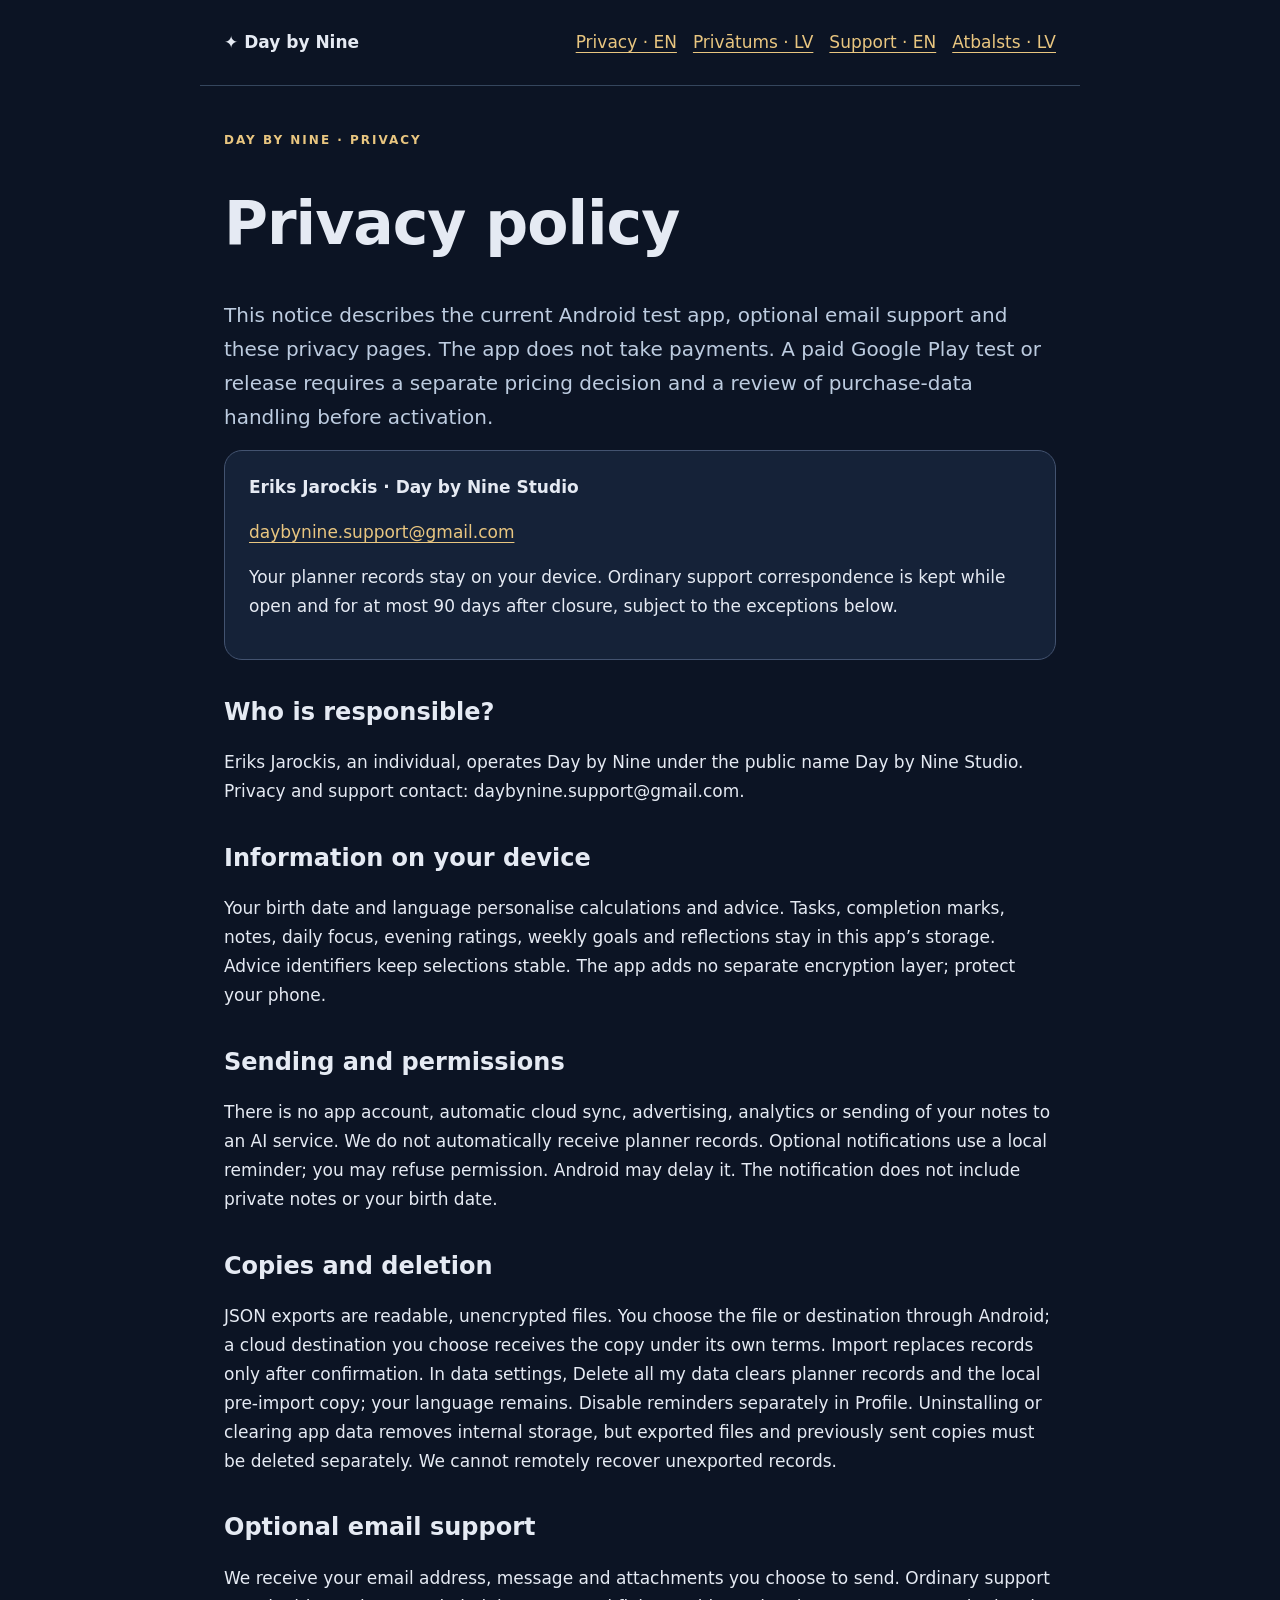
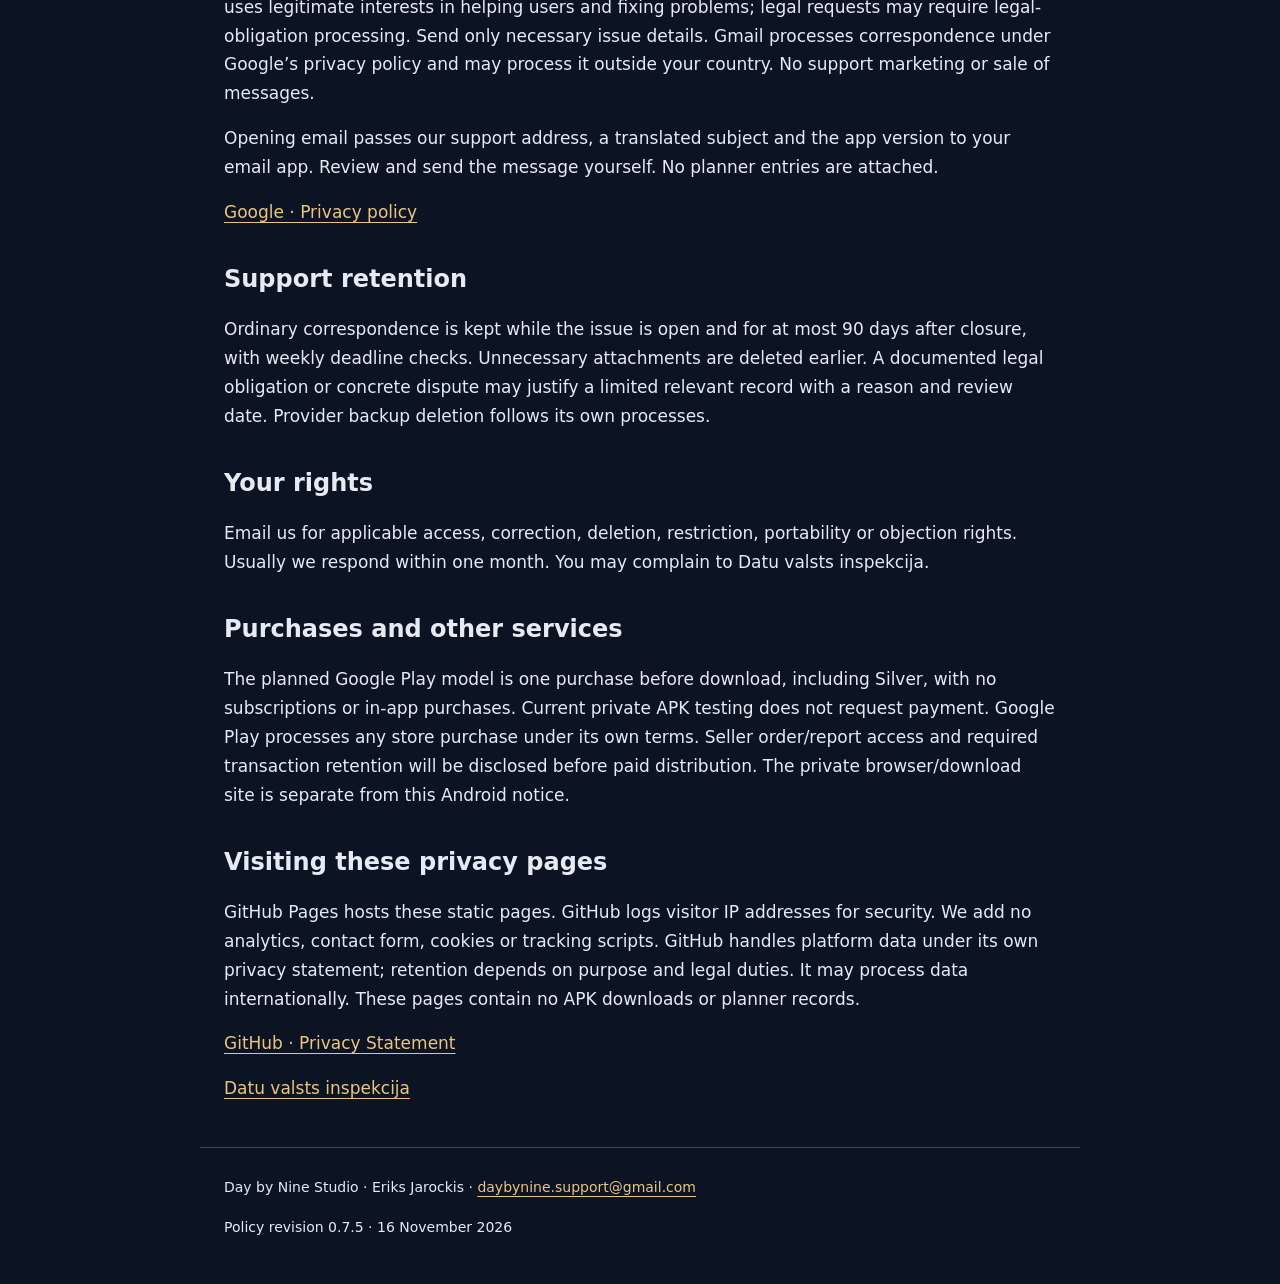
<file: index.html>
<!doctype html><html lang="en"><head><meta charset="utf-8"><meta name="viewport" content="width=device-width,initial-scale=1"><meta name="referrer" content="no-referrer"><meta http-equiv="Content-Security-Policy" content="default-src 'none'; style-src 'self'; img-src 'self'; base-uri 'none'; form-action 'none'"><title>Privacy policy · Day by Nine</title><link rel="stylesheet" href="style.css"></head><body><a class="skip" href="#content">Skip to content</a><header><strong>✦ Day by Nine</strong><nav aria-label="Pages"><a href="index.html">Privacy · EN</a><a href="lv.html">Privātums · LV</a><a href="support-en.html">Support · EN</a><a href="support-lv.html">Atbalsts · LV</a></nav></header><main id="content"><p class="eyebrow">DAY BY NINE · PRIVACY</p><h1>Privacy policy</h1><p class="lead">This notice describes the current Android test app, optional email support and these privacy pages. The app does not take payments. A paid Google Play test or release requires a separate pricing decision and a review of purchase-data handling before activation.</p><div class="summary"><strong>Eriks Jarockis · Day by Nine Studio</strong><p><a href="mailto:daybynine.support@gmail.com">daybynine.support@gmail.com</a></p><p>Your planner records stay on your device. Ordinary support correspondence is kept while open and for at most 90 days after closure, subject to the exceptions below.</p></div><section><h2>Who is responsible?</h2><p>Eriks Jarockis, an individual, operates Day by Nine under the public name Day by Nine Studio. Privacy and support contact: daybynine.support@gmail.com.</p></section><section><h2>Information on your device</h2><p>Your birth date and language personalise calculations and advice. Tasks, completion marks, notes, daily focus, evening ratings, weekly goals and reflections stay in this app’s storage. Advice identifiers keep selections stable. The app adds no separate encryption layer; protect your phone.</p></section><section><h2>Sending and permissions</h2><p>There is no app account, automatic cloud sync, advertising, analytics or sending of your notes to an AI service. We do not automatically receive planner records. Optional notifications use a local reminder; you may refuse permission. Android may delay it. The notification does not include private notes or your birth date.</p></section><section><h2>Copies and deletion</h2><p>JSON exports are readable, unencrypted files. You choose the file or destination through Android; a cloud destination you choose receives the copy under its own terms. Import replaces records only after confirmation. In data settings, Delete all my data clears planner records and the local pre-import copy; your language remains. Disable reminders separately in Profile. Uninstalling or clearing app data removes internal storage, but exported files and previously sent copies must be deleted separately. We cannot remotely recover unexported records.</p></section><section><h2>Optional email support</h2><p>We receive your email address, message and attachments you choose to send. Ordinary support uses legitimate interests in helping users and fixing problems; legal requests may require legal-obligation processing. Send only necessary issue details. Gmail processes correspondence under Google’s privacy policy and may process it outside your country. No support marketing or sale of messages.</p><p>Opening email passes our support address, a translated subject and the app version to your email app. Review and send the message yourself. No planner entries are attached.</p><p><a href="https://policies.google.com/privacy?hl=en">Google · Privacy policy</a></p></section><section><h2>Support retention</h2><p>Ordinary correspondence is kept while the issue is open and for at most 90 days after closure, with weekly deadline checks. Unnecessary attachments are deleted earlier. A documented legal obligation or concrete dispute may justify a limited relevant record with a reason and review date. Provider backup deletion follows its own processes.</p></section><section><h2>Your rights</h2><p>Email us for applicable access, correction, deletion, restriction, portability or objection rights. Usually we respond within one month. You may complain to Datu valsts inspekcija.</p></section><section><h2>Purchases and other services</h2><p>The planned Google Play model is one purchase before download, including Silver, with no subscriptions or in-app purchases. Current private APK testing does not request payment. Google Play processes any store purchase under its own terms. Seller order/report access and required transaction retention will be disclosed before paid distribution. The private browser/download site is separate from this Android notice.</p></section><section><h2>Visiting these privacy pages</h2><p>GitHub Pages hosts these static pages. GitHub logs visitor IP addresses for security. We add no analytics, contact form, cookies or tracking scripts. GitHub handles platform data under its own privacy statement; retention depends on purpose and legal duties. It may process data internationally. These pages contain no APK downloads or planner records.</p><p><a href="https://docs.github.com/en/site-policy/privacy-policies/github-general-privacy-statement">GitHub · Privacy Statement</a></p></section><p><a href="https://www.dvi.gov.lv/lv">Datu valsts inspekcija</a></p></main><footer>Day by Nine Studio · Eriks Jarockis · <a href="mailto:daybynine.support@gmail.com">daybynine.support@gmail.com</a><p>Policy revision 0.7.5 · 16 November 2026</p></footer></body></html>
</file>
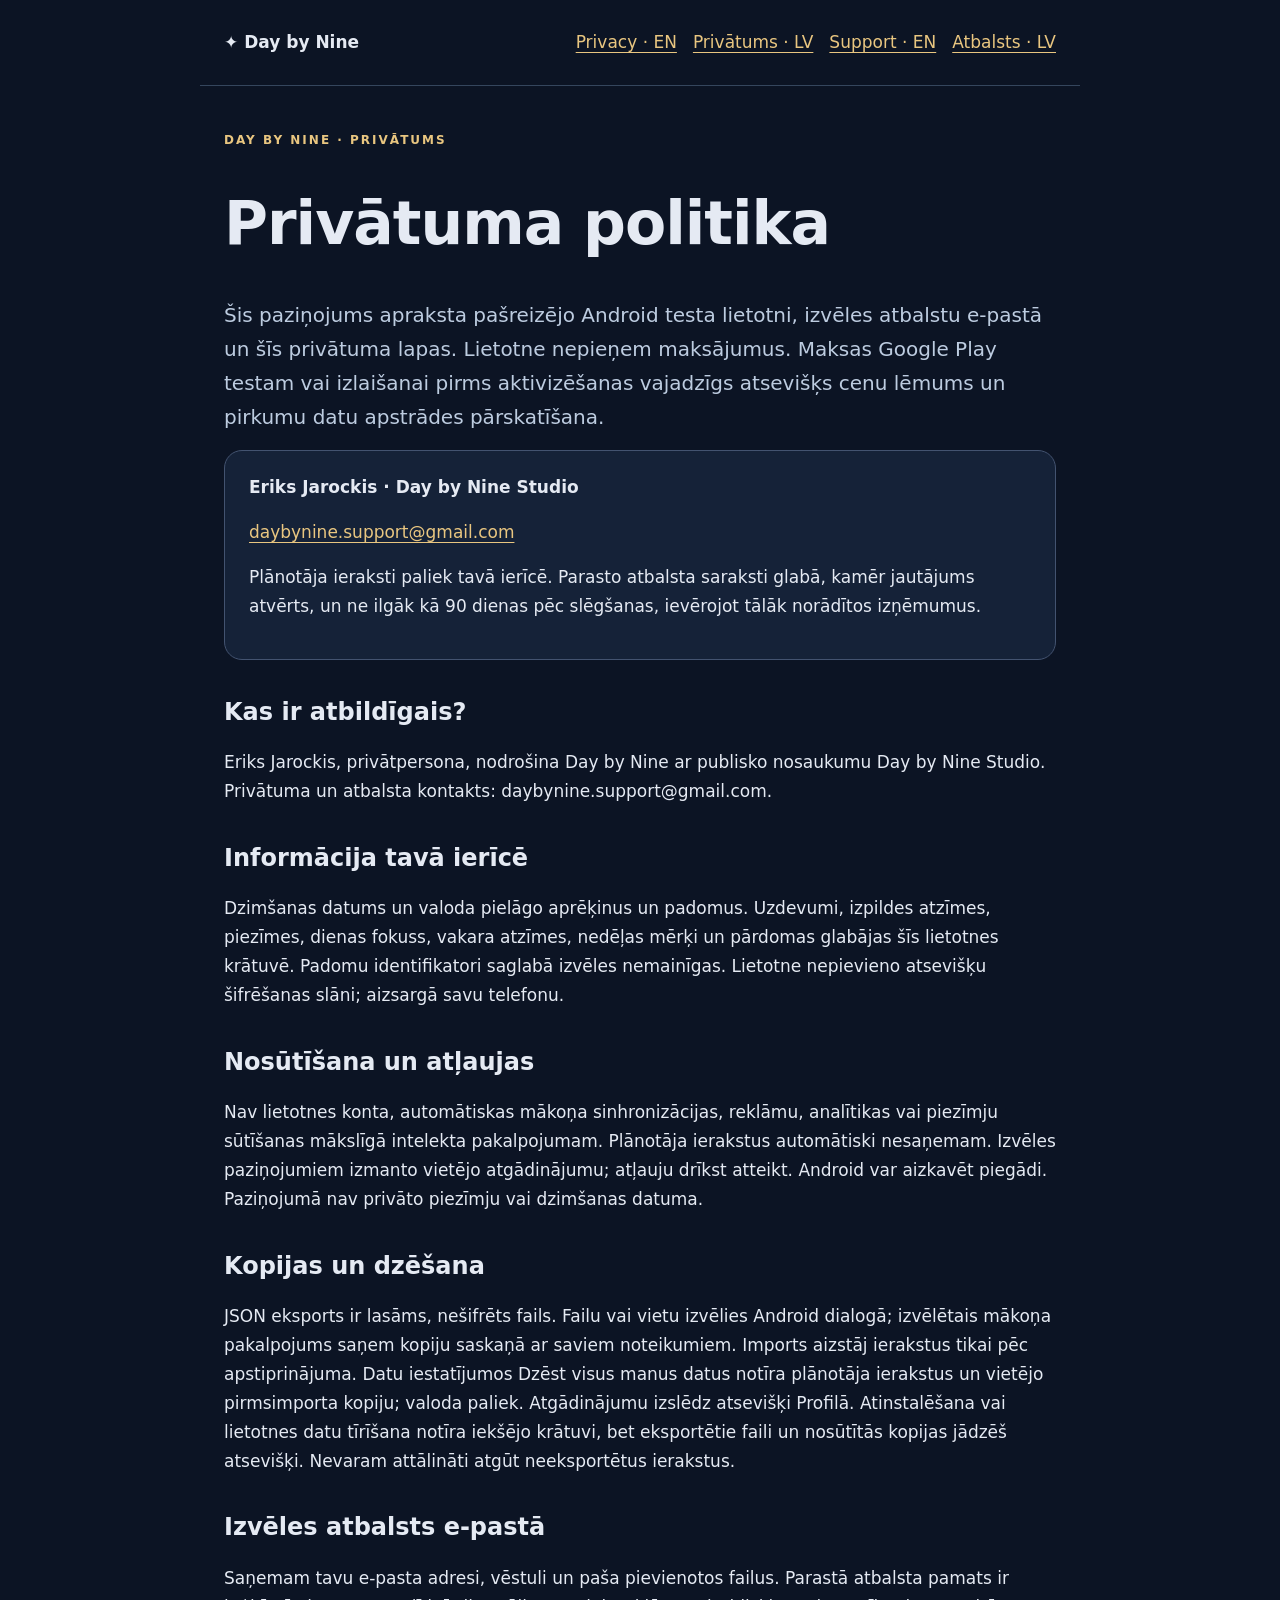
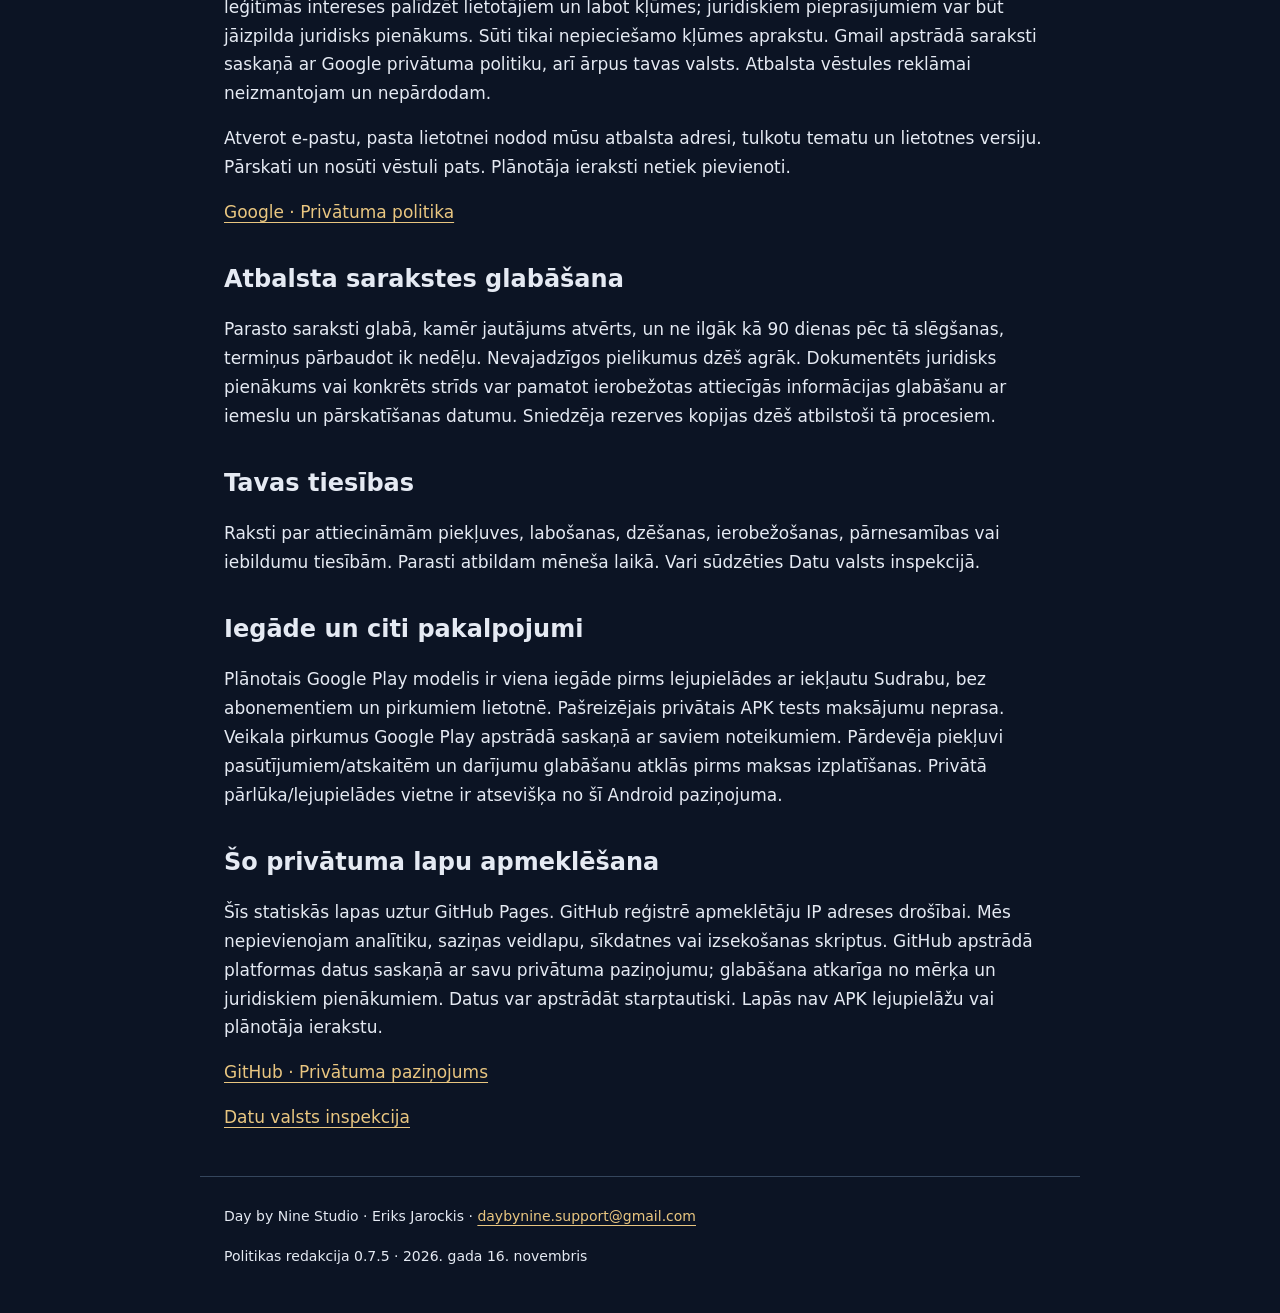
<file: lv.html>
<!doctype html><html lang="lv"><head><meta charset="utf-8"><meta name="viewport" content="width=device-width,initial-scale=1"><meta name="referrer" content="no-referrer"><meta http-equiv="Content-Security-Policy" content="default-src 'none'; style-src 'self'; img-src 'self'; base-uri 'none'; form-action 'none'"><title>Privātuma politika · Day by Nine</title><link rel="stylesheet" href="style.css"></head><body><a class="skip" href="#content">Pāriet uz saturu</a><header><strong>✦ Day by Nine</strong><nav aria-label="Lapas"><a href="index.html">Privacy · EN</a><a href="lv.html">Privātums · LV</a><a href="support-en.html">Support · EN</a><a href="support-lv.html">Atbalsts · LV</a></nav></header><main id="content"><p class="eyebrow">DAY BY NINE · PRIVĀTUMS</p><h1>Privātuma politika</h1><p class="lead">Šis paziņojums apraksta pašreizējo Android testa lietotni, izvēles atbalstu e-pastā un šīs privātuma lapas. Lietotne nepieņem maksājumus. Maksas Google Play testam vai izlaišanai pirms aktivizēšanas vajadzīgs atsevišķs cenu lēmums un pirkumu datu apstrādes pārskatīšana.</p><div class="summary"><strong>Eriks Jarockis · Day by Nine Studio</strong><p><a href="mailto:daybynine.support@gmail.com">daybynine.support@gmail.com</a></p><p>Plānotāja ieraksti paliek tavā ierīcē. Parasto atbalsta saraksti glabā, kamēr jautājums atvērts, un ne ilgāk kā 90 dienas pēc slēgšanas, ievērojot tālāk norādītos izņēmumus.</p></div><section><h2>Kas ir atbildīgais?</h2><p>Eriks Jarockis, privātpersona, nodrošina Day by Nine ar publisko nosaukumu Day by Nine Studio. Privātuma un atbalsta kontakts: daybynine.support@gmail.com.</p></section><section><h2>Informācija tavā ierīcē</h2><p>Dzimšanas datums un valoda pielāgo aprēķinus un padomus. Uzdevumi, izpildes atzīmes, piezīmes, dienas fokuss, vakara atzīmes, nedēļas mērķi un pārdomas glabājas šīs lietotnes krātuvē. Padomu identifikatori saglabā izvēles nemainīgas. Lietotne nepievieno atsevišķu šifrēšanas slāni; aizsargā savu telefonu.</p></section><section><h2>Nosūtīšana un atļaujas</h2><p>Nav lietotnes konta, automātiskas mākoņa sinhronizācijas, reklāmu, analītikas vai piezīmju sūtīšanas mākslīgā intelekta pakalpojumam. Plānotāja ierakstus automātiski nesaņemam. Izvēles paziņojumiem izmanto vietējo atgādinājumu; atļauju drīkst atteikt. Android var aizkavēt piegādi. Paziņojumā nav privāto piezīmju vai dzimšanas datuma.</p></section><section><h2>Kopijas un dzēšana</h2><p>JSON eksports ir lasāms, nešifrēts fails. Failu vai vietu izvēlies Android dialogā; izvēlētais mākoņa pakalpojums saņem kopiju saskaņā ar saviem noteikumiem. Imports aizstāj ierakstus tikai pēc apstiprinājuma. Datu iestatījumos Dzēst visus manus datus notīra plānotāja ierakstus un vietējo pirmsimporta kopiju; valoda paliek. Atgādinājumu izslēdz atsevišķi Profilā. Atinstalēšana vai lietotnes datu tīrīšana notīra iekšējo krātuvi, bet eksportētie faili un nosūtītās kopijas jādzēš atsevišķi. Nevaram attālināti atgūt neeksportētus ierakstus.</p></section><section><h2>Izvēles atbalsts e-pastā</h2><p>Saņemam tavu e-pasta adresi, vēstuli un paša pievienotos failus. Parastā atbalsta pamats ir leģitīmās intereses palīdzēt lietotājiem un labot kļūmes; juridiskiem pieprasījumiem var būt jāizpilda juridisks pienākums. Sūti tikai nepieciešamo kļūmes aprakstu. Gmail apstrādā saraksti saskaņā ar Google privātuma politiku, arī ārpus tavas valsts. Atbalsta vēstules reklāmai neizmantojam un nepārdodam.</p><p>Atverot e-pastu, pasta lietotnei nodod mūsu atbalsta adresi, tulkotu tematu un lietotnes versiju. Pārskati un nosūti vēstuli pats. Plānotāja ieraksti netiek pievienoti.</p><p><a href="https://policies.google.com/privacy?hl=en">Google · Privātuma politika</a></p></section><section><h2>Atbalsta sarakstes glabāšana</h2><p>Parasto saraksti glabā, kamēr jautājums atvērts, un ne ilgāk kā 90 dienas pēc tā slēgšanas, termiņus pārbaudot ik nedēļu. Nevajadzīgos pielikumus dzēš agrāk. Dokumentēts juridisks pienākums vai konkrēts strīds var pamatot ierobežotas attiecīgās informācijas glabāšanu ar iemeslu un pārskatīšanas datumu. Sniedzēja rezerves kopijas dzēš atbilstoši tā procesiem.</p></section><section><h2>Tavas tiesības</h2><p>Raksti par attiecināmām piekļuves, labošanas, dzēšanas, ierobežošanas, pārnesamības vai iebildumu tiesībām. Parasti atbildam mēneša laikā. Vari sūdzēties Datu valsts inspekcijā.</p></section><section><h2>Iegāde un citi pakalpojumi</h2><p>Plānotais Google Play modelis ir viena iegāde pirms lejupielādes ar iekļautu Sudrabu, bez abonementiem un pirkumiem lietotnē. Pašreizējais privātais APK tests maksājumu neprasa. Veikala pirkumus Google Play apstrādā saskaņā ar saviem noteikumiem. Pārdevēja piekļuvi pasūtījumiem/atskaitēm un darījumu glabāšanu atklās pirms maksas izplatīšanas. Privātā pārlūka/lejupielādes vietne ir atsevišķa no šī Android paziņojuma.</p></section><section><h2>Šo privātuma lapu apmeklēšana</h2><p>Šīs statiskās lapas uztur GitHub Pages. GitHub reģistrē apmeklētāju IP adreses drošībai. Mēs nepievienojam analītiku, saziņas veidlapu, sīkdatnes vai izsekošanas skriptus. GitHub apstrādā platformas datus saskaņā ar savu privātuma paziņojumu; glabāšana atkarīga no mērķa un juridiskiem pienākumiem. Datus var apstrādāt starptautiski. Lapās nav APK lejupielāžu vai plānotāja ierakstu.</p><p><a href="https://docs.github.com/en/site-policy/privacy-policies/github-general-privacy-statement">GitHub · Privātuma paziņojums</a></p></section><p><a href="https://www.dvi.gov.lv/lv">Datu valsts inspekcija</a></p></main><footer>Day by Nine Studio · Eriks Jarockis · <a href="mailto:daybynine.support@gmail.com">daybynine.support@gmail.com</a><p>Politikas redakcija 0.7.5 · 2026. gada 16. novembris</p></footer></body></html>
</file>
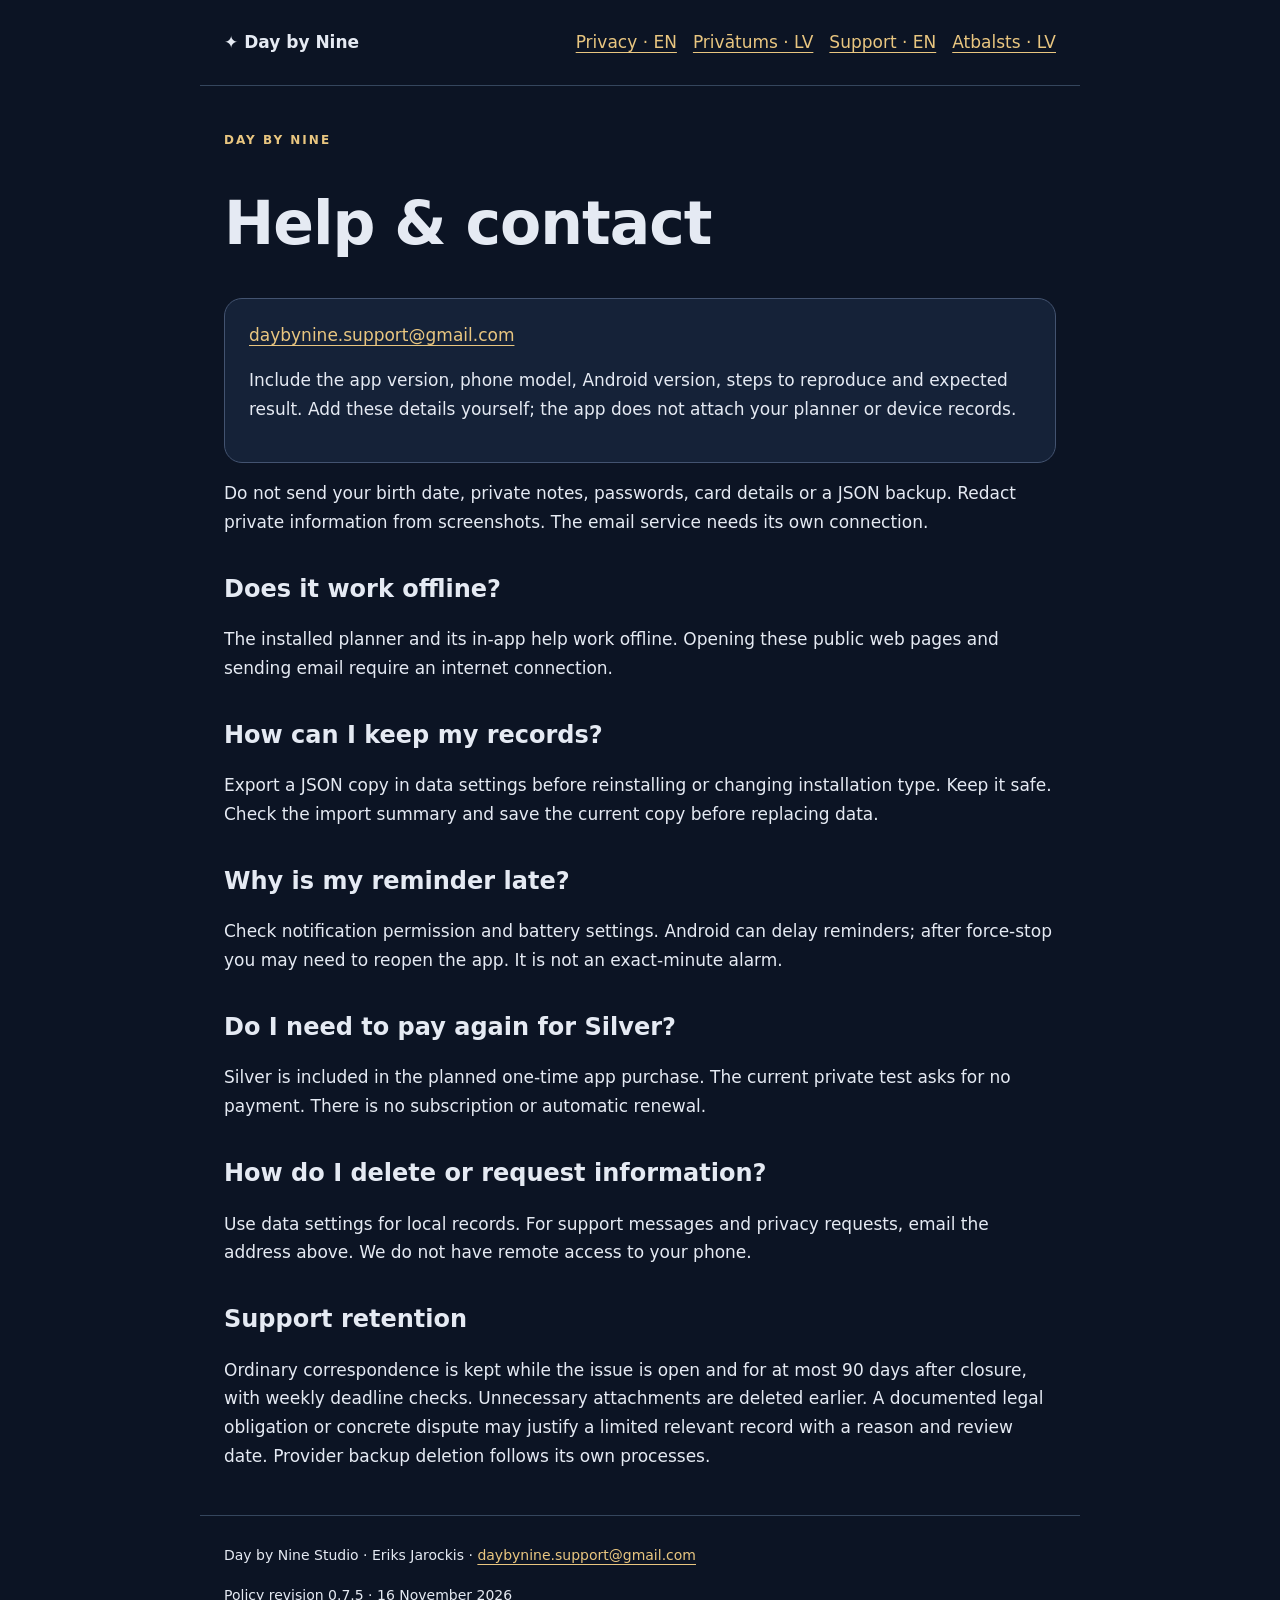
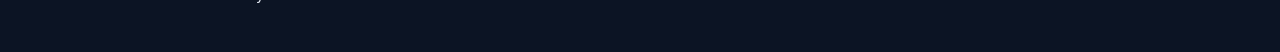
<file: support-en.html>
<!doctype html><html lang="en"><head><meta charset="utf-8"><meta name="viewport" content="width=device-width,initial-scale=1"><meta name="referrer" content="no-referrer"><meta http-equiv="Content-Security-Policy" content="default-src 'none'; style-src 'self'; img-src 'self'; base-uri 'none'; form-action 'none'"><title>Help &amp; contact · Day by Nine</title><link rel="stylesheet" href="style.css"></head><body><a class="skip" href="#content">Skip to content</a><header><strong>✦ Day by Nine</strong><nav aria-label="Pages"><a href="index.html">Privacy · EN</a><a href="lv.html">Privātums · LV</a><a href="support-en.html">Support · EN</a><a href="support-lv.html">Atbalsts · LV</a></nav></header><main id="content"><p class="eyebrow">DAY BY NINE</p><h1>Help &amp; contact</h1><div class="summary"><a href="mailto:daybynine.support@gmail.com">daybynine.support@gmail.com</a><p>Include the app version, phone model, Android version, steps to reproduce and expected result. Add these details yourself; the app does not attach your planner or device records.</p></div><p>Do not send your birth date, private notes, passwords, card details or a JSON backup. Redact private information from screenshots. The email service needs its own connection.</p><section><h2>Does it work offline?</h2><p>The installed planner and its in-app help work offline. Opening these public web pages and sending email require an internet connection.</p></section><section><h2>How can I keep my records?</h2><p>Export a JSON copy in data settings before reinstalling or changing installation type. Keep it safe. Check the import summary and save the current copy before replacing data.</p></section><section><h2>Why is my reminder late?</h2><p>Check notification permission and battery settings. Android can delay reminders; after force-stop you may need to reopen the app. It is not an exact-minute alarm.</p></section><section><h2>Do I need to pay again for Silver?</h2><p>Silver is included in the planned one-time app purchase. The current private test asks for no payment. There is no subscription or automatic renewal.</p></section><section><h2>How do I delete or request information?</h2><p>Use data settings for local records. For support messages and privacy requests, email the address above. We do not have remote access to your phone.</p></section><section><h2>Support retention</h2><p>Ordinary correspondence is kept while the issue is open and for at most 90 days after closure, with weekly deadline checks. Unnecessary attachments are deleted earlier. A documented legal obligation or concrete dispute may justify a limited relevant record with a reason and review date. Provider backup deletion follows its own processes.</p></section></main><footer>Day by Nine Studio · Eriks Jarockis · <a href="mailto:daybynine.support@gmail.com">daybynine.support@gmail.com</a><p>Policy revision 0.7.5 · 16 November 2026</p></footer></body></html>
</file>
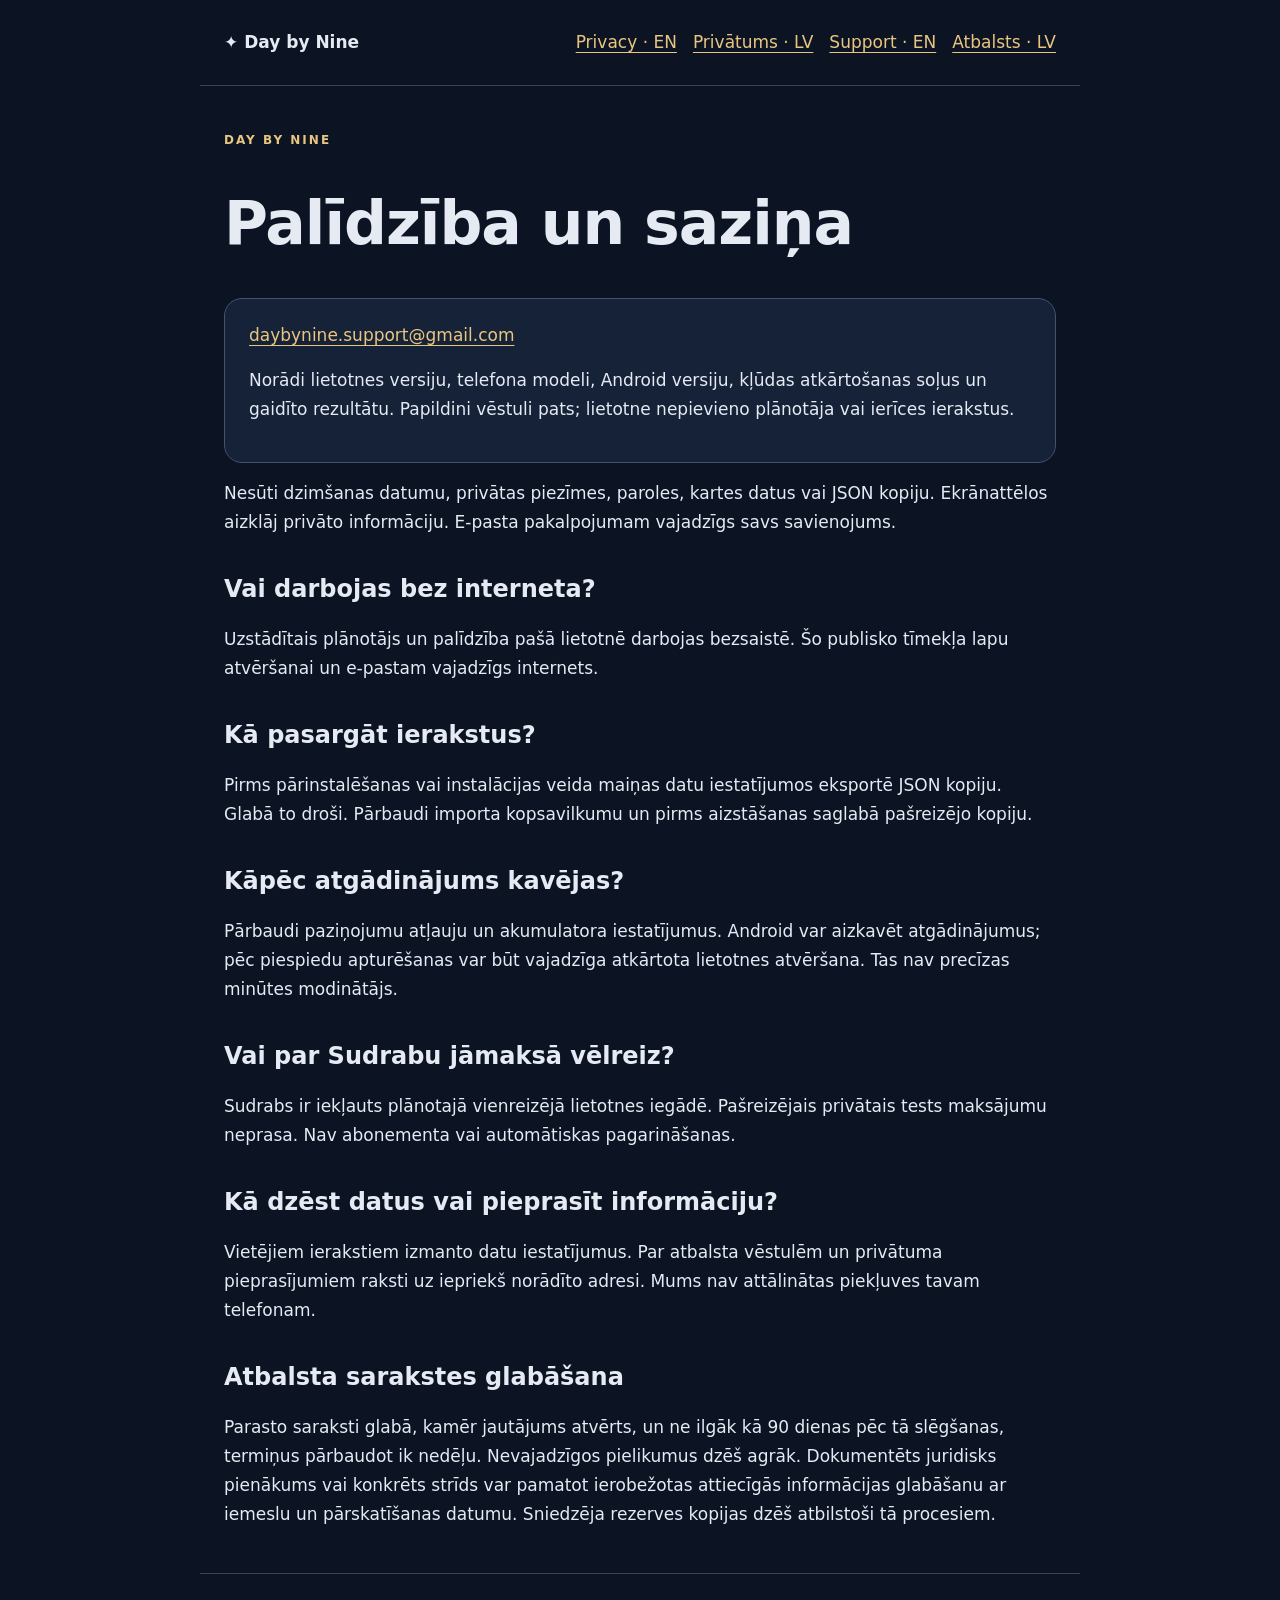
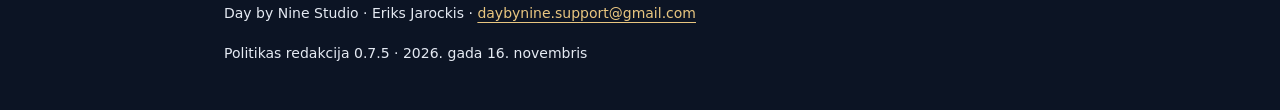
<file: support-lv.html>
<!doctype html><html lang="lv"><head><meta charset="utf-8"><meta name="viewport" content="width=device-width,initial-scale=1"><meta name="referrer" content="no-referrer"><meta http-equiv="Content-Security-Policy" content="default-src 'none'; style-src 'self'; img-src 'self'; base-uri 'none'; form-action 'none'"><title>Palīdzība un saziņa · Day by Nine</title><link rel="stylesheet" href="style.css"></head><body><a class="skip" href="#content">Pāriet uz saturu</a><header><strong>✦ Day by Nine</strong><nav aria-label="Lapas"><a href="index.html">Privacy · EN</a><a href="lv.html">Privātums · LV</a><a href="support-en.html">Support · EN</a><a href="support-lv.html">Atbalsts · LV</a></nav></header><main id="content"><p class="eyebrow">DAY BY NINE</p><h1>Palīdzība un saziņa</h1><div class="summary"><a href="mailto:daybynine.support@gmail.com">daybynine.support@gmail.com</a><p>Norādi lietotnes versiju, telefona modeli, Android versiju, kļūdas atkārtošanas soļus un gaidīto rezultātu. Papildini vēstuli pats; lietotne nepievieno plānotāja vai ierīces ierakstus.</p></div><p>Nesūti dzimšanas datumu, privātas piezīmes, paroles, kartes datus vai JSON kopiju. Ekrānattēlos aizklāj privāto informāciju. E-pasta pakalpojumam vajadzīgs savs savienojums.</p><section><h2>Vai darbojas bez interneta?</h2><p>Uzstādītais plānotājs un palīdzība pašā lietotnē darbojas bezsaistē. Šo publisko tīmekļa lapu atvēršanai un e-pastam vajadzīgs internets.</p></section><section><h2>Kā pasargāt ierakstus?</h2><p>Pirms pārinstalēšanas vai instalācijas veida maiņas datu iestatījumos eksportē JSON kopiju. Glabā to droši. Pārbaudi importa kopsavilkumu un pirms aizstāšanas saglabā pašreizējo kopiju.</p></section><section><h2>Kāpēc atgādinājums kavējas?</h2><p>Pārbaudi paziņojumu atļauju un akumulatora iestatījumus. Android var aizkavēt atgādinājumus; pēc piespiedu apturēšanas var būt vajadzīga atkārtota lietotnes atvēršana. Tas nav precīzas minūtes modinātājs.</p></section><section><h2>Vai par Sudrabu jāmaksā vēlreiz?</h2><p>Sudrabs ir iekļauts plānotajā vienreizējā lietotnes iegādē. Pašreizējais privātais tests maksājumu neprasa. Nav abonementa vai automātiskas pagarināšanas.</p></section><section><h2>Kā dzēst datus vai pieprasīt informāciju?</h2><p>Vietējiem ierakstiem izmanto datu iestatījumus. Par atbalsta vēstulēm un privātuma pieprasījumiem raksti uz iepriekš norādīto adresi. Mums nav attālinātas piekļuves tavam telefonam.</p></section><section><h2>Atbalsta sarakstes glabāšana</h2><p>Parasto saraksti glabā, kamēr jautājums atvērts, un ne ilgāk kā 90 dienas pēc tā slēgšanas, termiņus pārbaudot ik nedēļu. Nevajadzīgos pielikumus dzēš agrāk. Dokumentēts juridisks pienākums vai konkrēts strīds var pamatot ierobežotas attiecīgās informācijas glabāšanu ar iemeslu un pārskatīšanas datumu. Sniedzēja rezerves kopijas dzēš atbilstoši tā procesiem.</p></section></main><footer>Day by Nine Studio · Eriks Jarockis · <a href="mailto:daybynine.support@gmail.com">daybynine.support@gmail.com</a><p>Politikas redakcija 0.7.5 · 2026. gada 16. novembris</p></footer></body></html>
</file>
<file: style.css>
*{box-sizing:border-box}html{color-scheme:dark;scroll-behavior:smooth}body{margin:0;background:#0c1424;color:#e5eaf3;font:17px/1.7 system-ui,-apple-system,Segoe UI,sans-serif}main,header,footer{max-width:880px;margin:auto;padding:28px 24px}header{display:flex;gap:20px;justify-content:space-between;flex-wrap:wrap;border-bottom:1px solid #35465d}nav{display:flex;gap:16px;flex-wrap:wrap}a{color:#e9c680;text-underline-offset:4px;overflow-wrap:anywhere}a:focus-visible{outline:3px solid #fff;outline-offset:4px}h1{font-size:clamp(34px,6vw,60px);line-height:1.13;letter-spacing:-1px}h2{font-size:24px;line-height:1.35;margin-top:36px}p{margin:16px 0}.eyebrow{letter-spacing:2px;font-size:12px;color:#e9c680;font-weight:700}.lead{font-size:20px;color:#bdcce0}.summary{padding:22px 24px;border:1px solid #435370;border-radius:18px;background:#152238}.fine{font-size:14px;color:#b5c3d6}footer{border-top:1px solid #35465d;font-size:14px}.skip{position:absolute;left:-9999px}.skip:focus{position:static}li{margin:10px 0}@media(max-width:420px){main,header,footer{padding:22px 18px}.summary{padding:16px}body{font-size:16px}h2{font-size:22px}}@media(prefers-reduced-motion:reduce){html{scroll-behavior:auto}}
</file>
